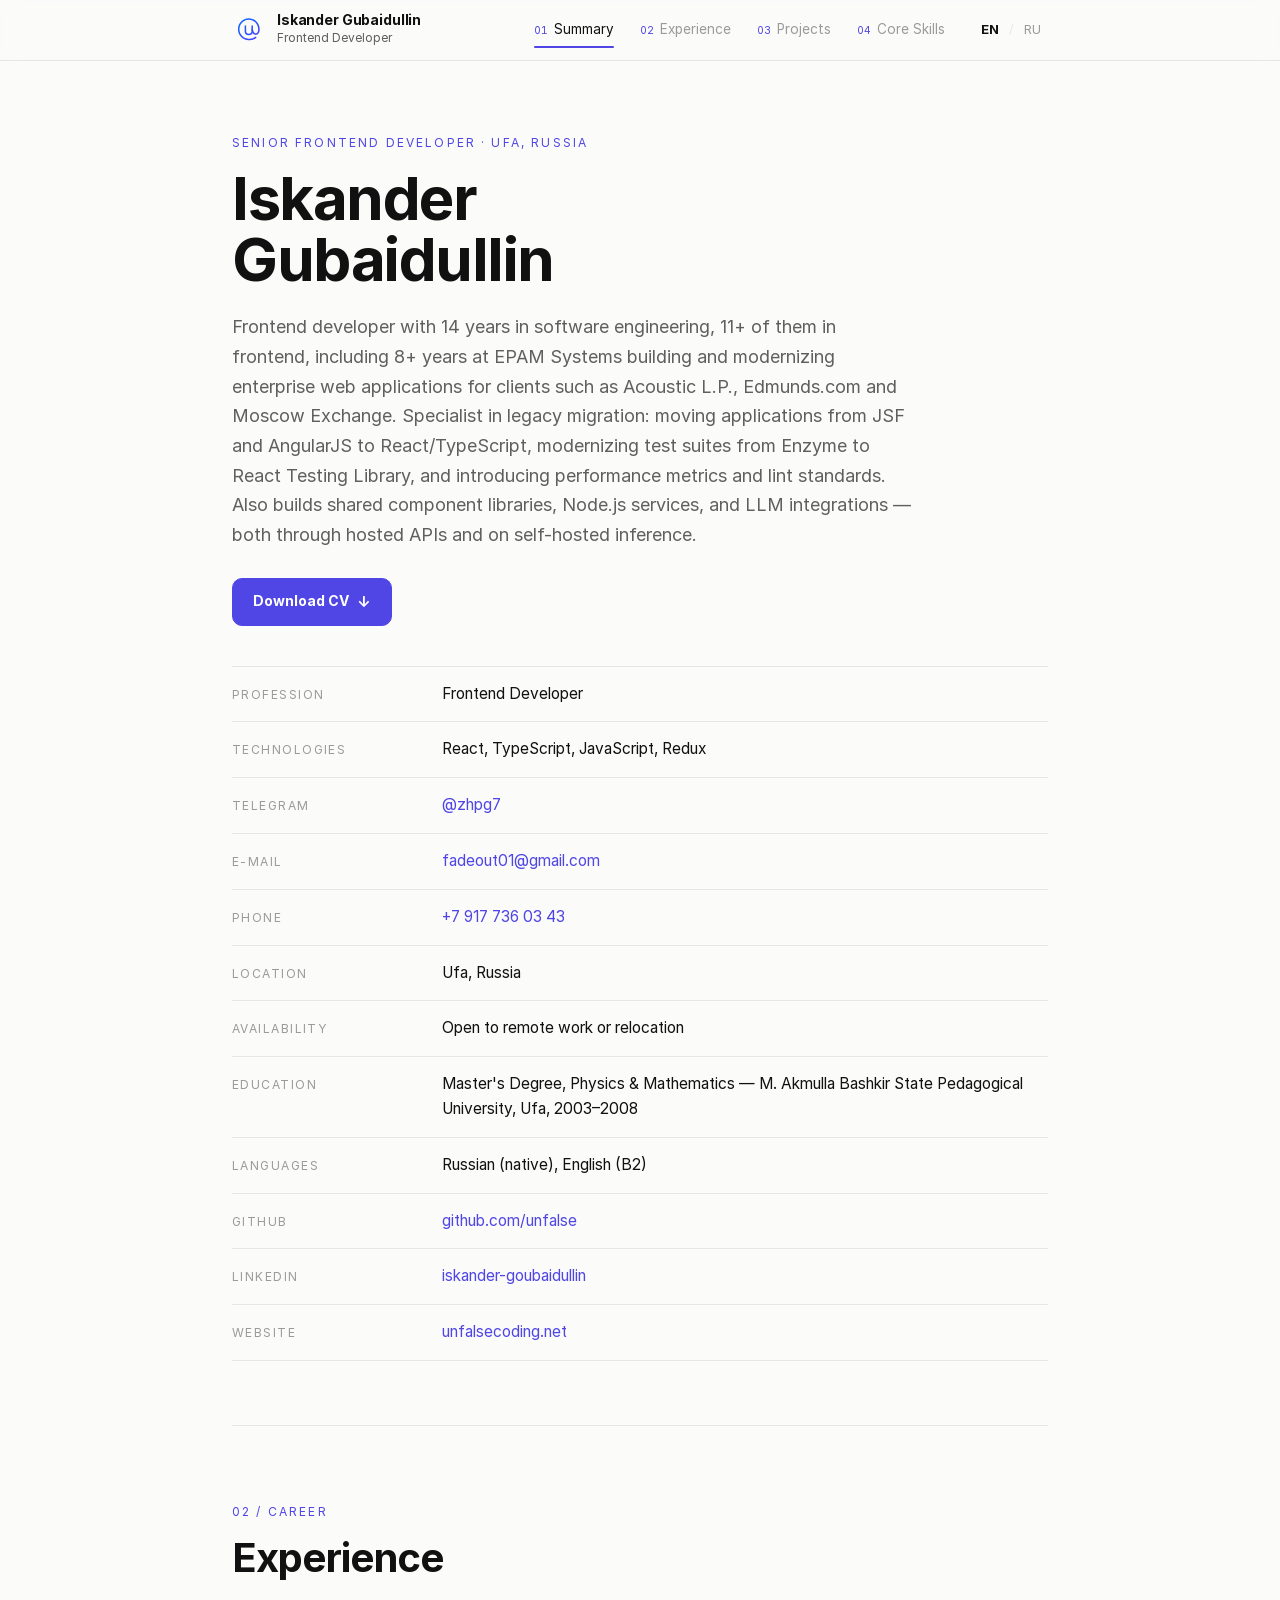
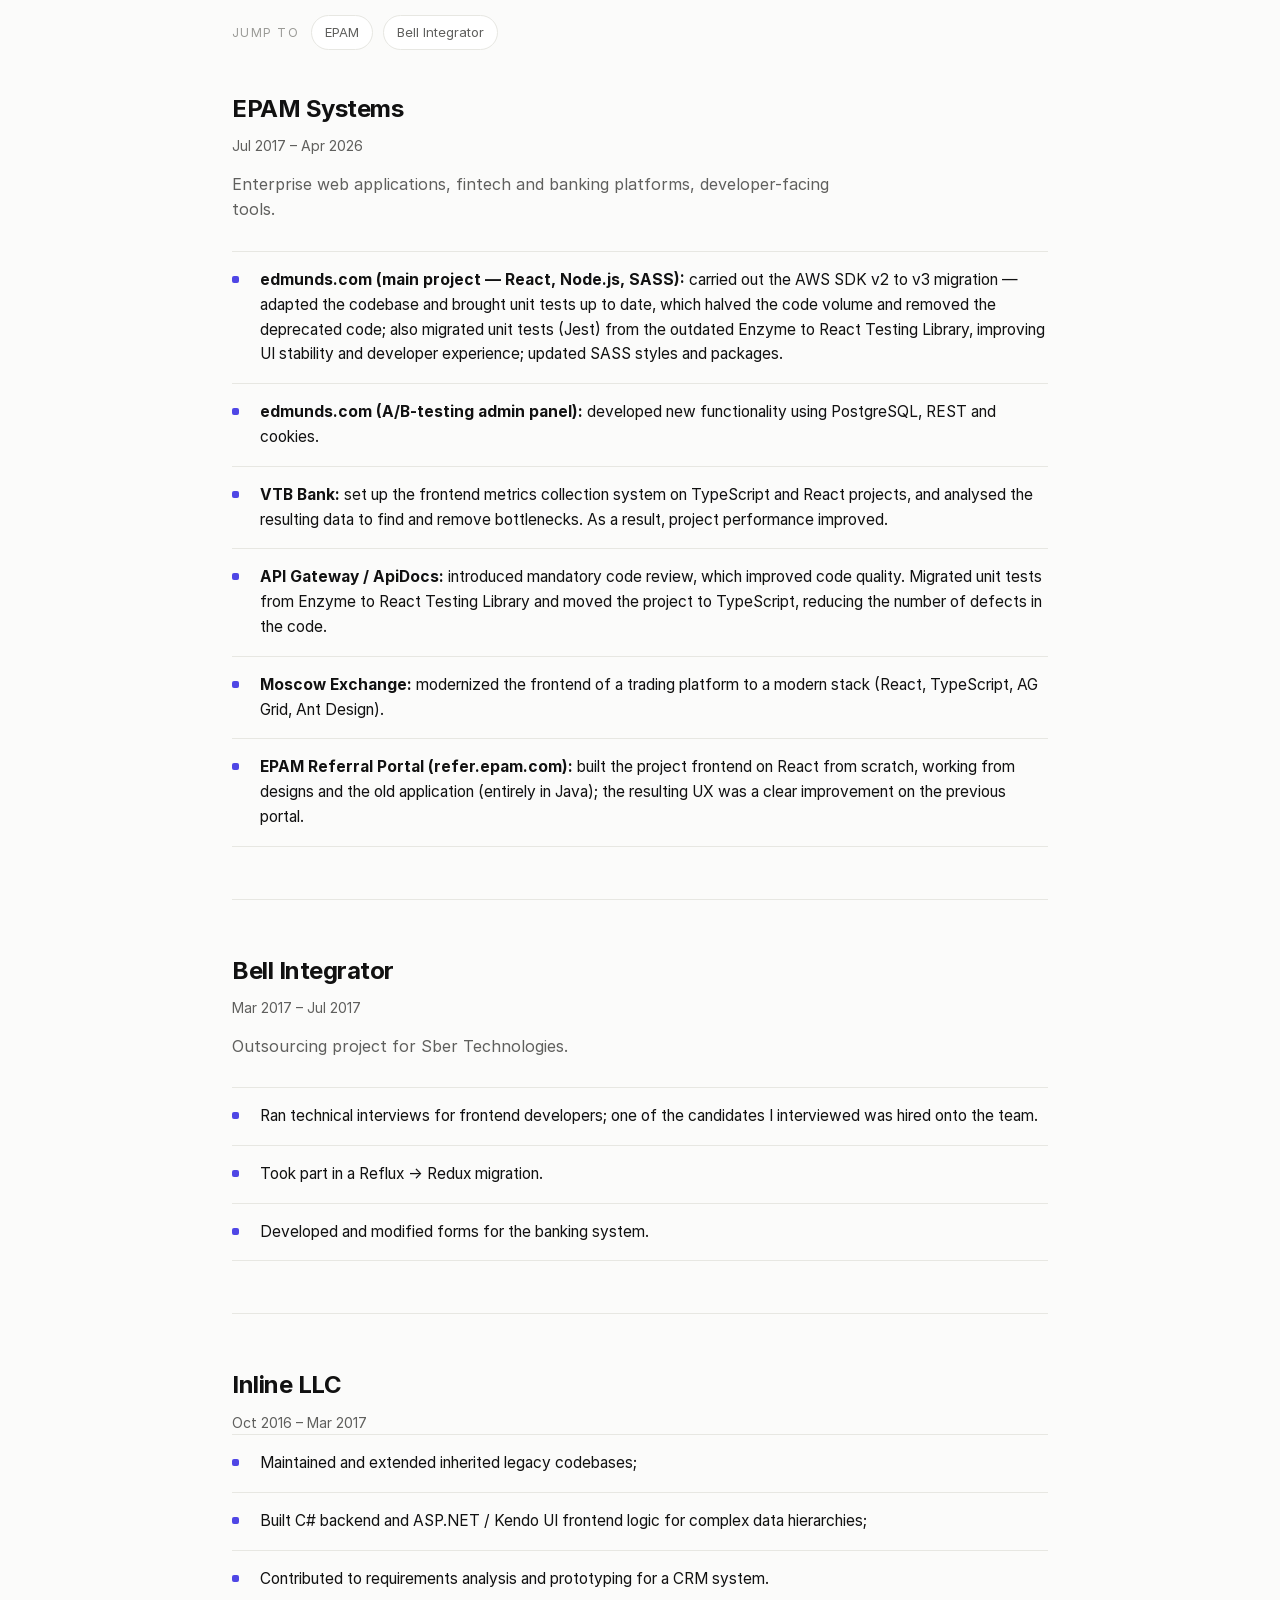
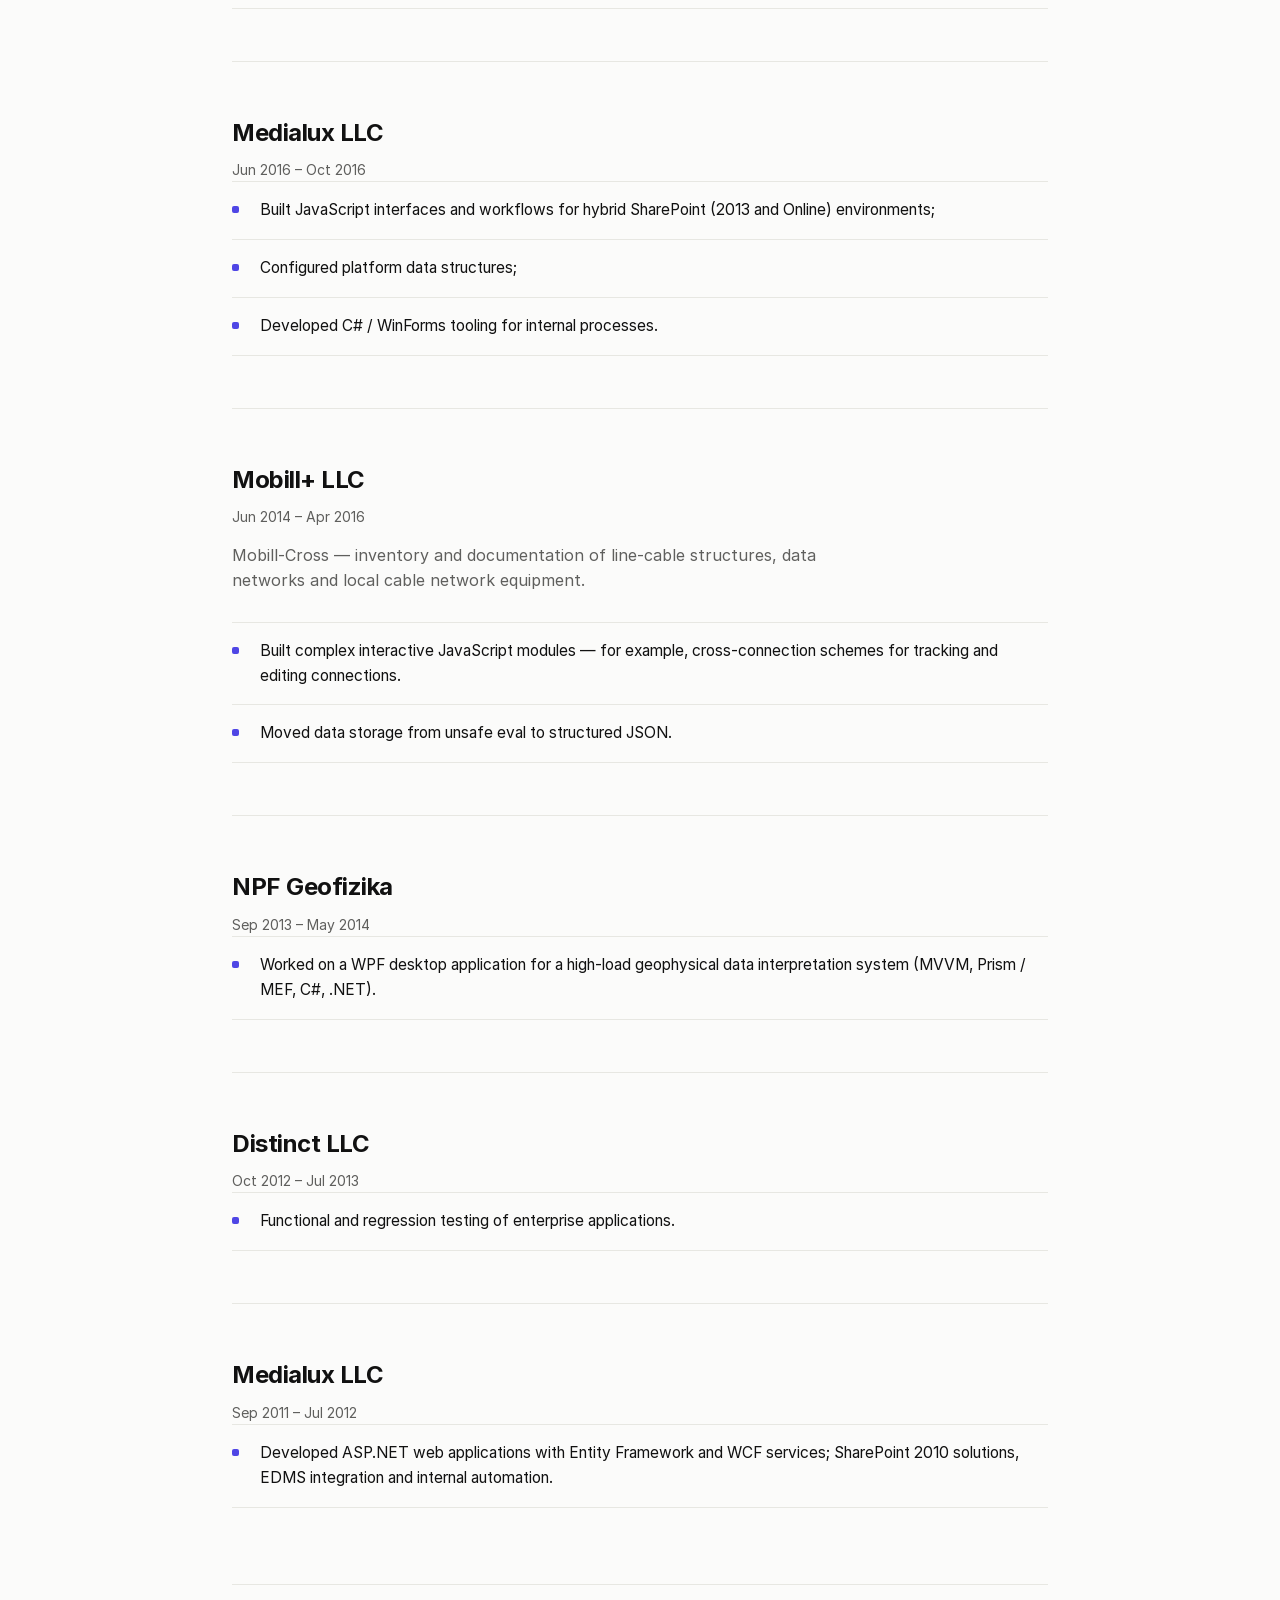
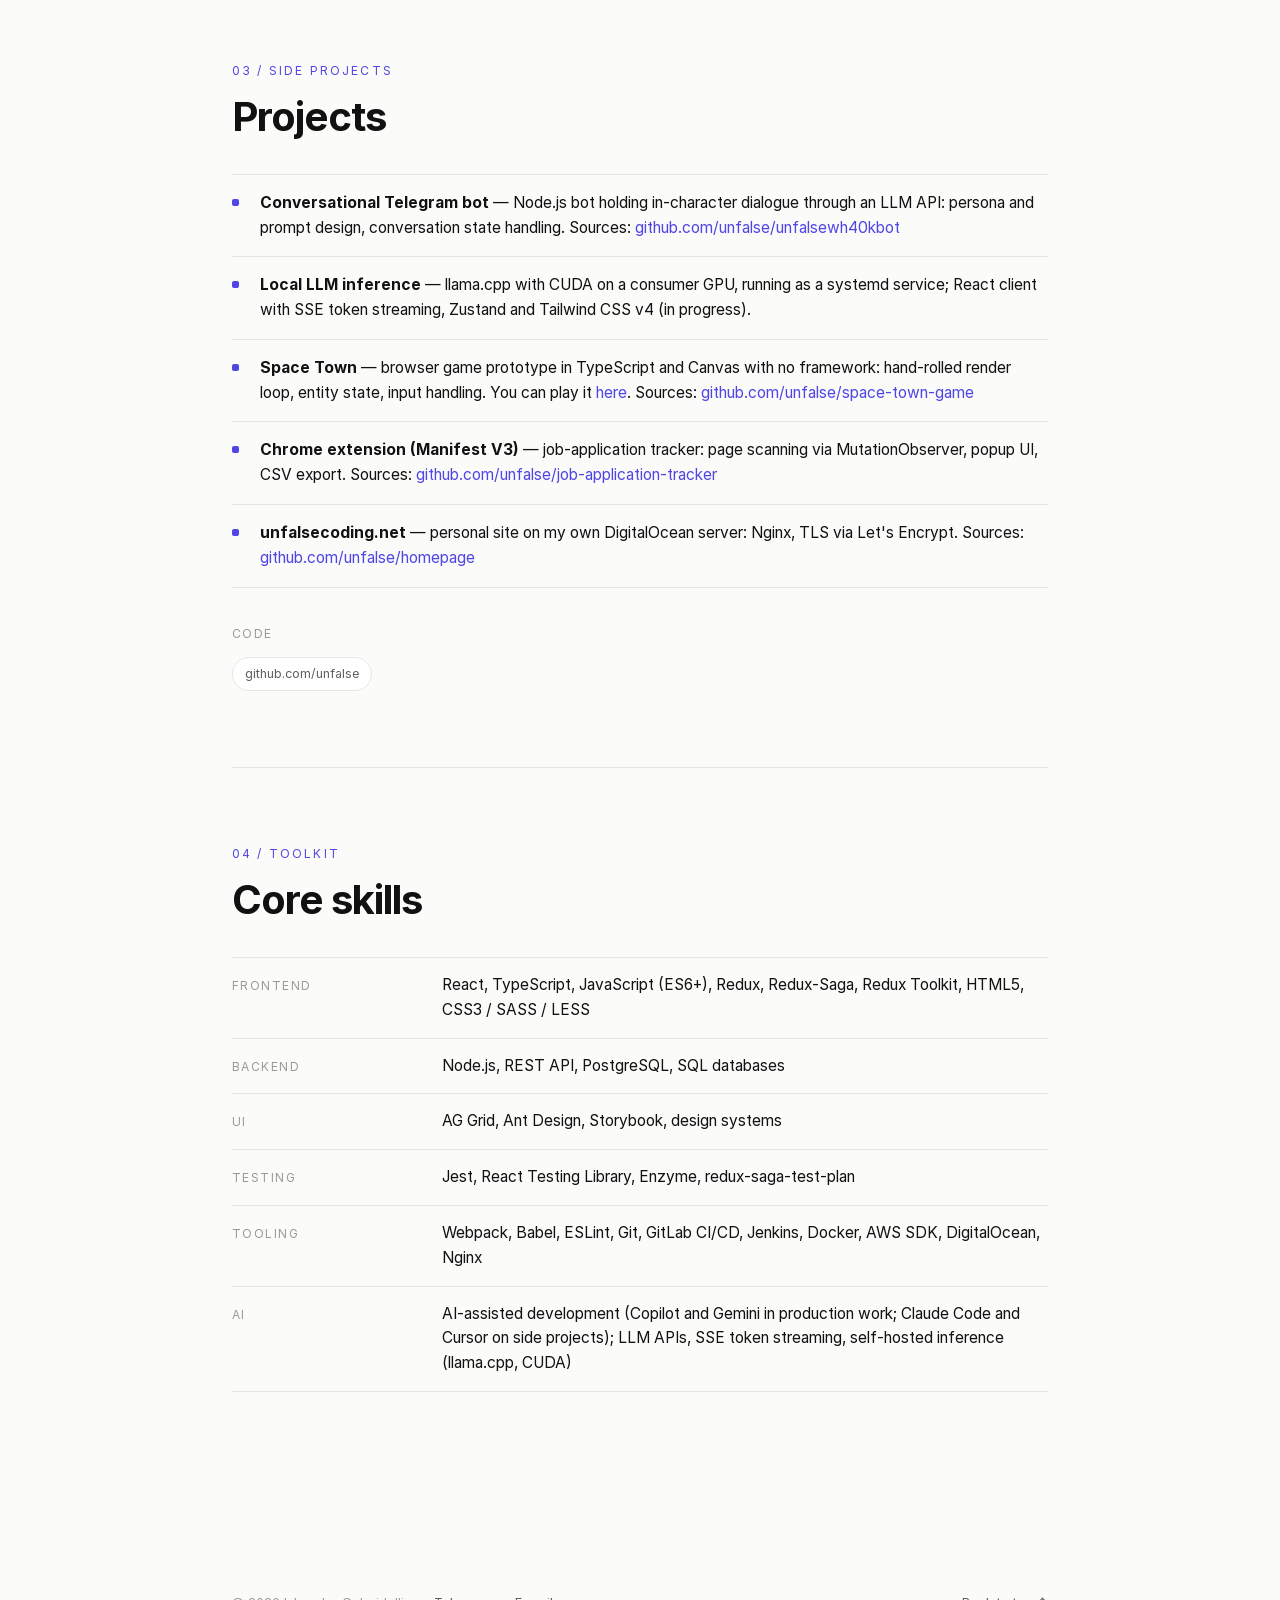
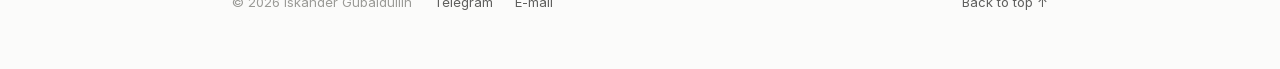
<file: index.html>
<!DOCTYPE html>
<html lang="en">
<head>
    <meta charset="UTF-8">
    <!-- Language auto-select: browser detection on first visit, saved choice wins -->
    <script>
        (function () {
            try {
                var saved = localStorage.getItem('site-lang');
                var target = saved || ((navigator.language || '').toLowerCase().indexOf('ru') === 0 ? 'ru' : 'en');
                if (target === 'ru') location.replace('ru.html' + location.hash);
            } catch (e) {}
        })();
    </script>
    <!-- Google tag (gtag.js) -->
    <script async src="https://www.googletagmanager.com/gtag/js?id=G-NBD1GTHV6H"></script>
    <script>
        window.dataLayer = window.dataLayer || [];
        function gtag(){dataLayer.push(arguments);}
        gtag('js', new Date());

        gtag('config', 'G-NBD1GTHV6H');
    </script>
    <meta name="viewport" content="width=device-width, initial-scale=1.0">
    <title>Iskander Gubaidullin — Frontend Developer</title>
    <link rel="stylesheet" href="styles.css">
    <link rel="icon" href="assets/logo.svg" type="image/svg+xml">
    <link rel="preload" href="assets/Inter-Regular.woff2" as="font" type="font/woff2" crossorigin>
    <link rel="preload" href="assets/Inter-Bold.woff2" as="font" type="font/woff2" crossorigin>
</head>
<body>
    <header class="topbar">
        <div class="topbar-inner">
            <a class="brand" href="#top">
                <img class="brand-mark" src="assets/logo.svg" alt="" width="34" height="34">
                <span>
                    <span class="brand-name">Iskander Gubaidullin</span>
                    <span class="brand-role">Frontend Developer</span>
                </span>
            </a>
            <div class="topbar-nav">
                <nav class="nav">
                    <a href="#summary"><span class="num">01</span>Summary</a>
                    <a href="#experience"><span class="num">02</span>Experience</a>
                    <a href="#projects"><span class="num">03</span>Projects</a>
                    <a href="#coreskills"><span class="num">04</span>Core Skills</a>
                </nav>
                <div class="lang">
                    <a class="is-active" href="index.html" aria-current="true" title="Read in English" aria-label="Read in English">EN</a>
                    <span class="sep">/</span>
                    <a href="ru.html" title="Читать по-русски" aria-label="Читать по-русски">RU</a>
                </div>
            </div>
        </div>
    </header>

    <div class="wrap" id="top">
        <!-- 01 · Summary -->
        <section class="section hero" id="summary">
            <div class="section-head">
                <p class="eyebrow">Senior Frontend Developer · Ufa, Russia</p>
                <h1 class="section-title">Iskander<br>Gubaidullin</h1>
                <p class="page-lead">
Frontend developer with 14 years in software engineering, 11+ of them in frontend, including 8+ years at EPAM Systems
building and modernizing enterprise web applications for clients such as Acoustic L.P., Edmunds.com and Moscow Exchange.
Specialist in legacy migration: moving applications from JSF and AngularJS to React/TypeScript, modernizing test suites
from Enzyme to React Testing Library, and introducing performance metrics and lint standards. Also builds shared
component libraries, Node.js services, and LLM integrations — both through hosted APIs and on self-hosted inference.
                </p>
                <p class="hero-actions">
                    <a class="btn-download" href="Iskander_Gubaidullin_CV_EN.pdf" download>
                        Download CV <span aria-hidden="true">↓</span>
                    </a>
                </p>
            </div>

            <dl class="specs">
                <div class="spec">
                    <dt>Profession</dt>
                    <dd>Frontend Developer</dd>
                </div>
                <div class="spec">
                    <dt>Technologies</dt>
                    <dd>React, TypeScript, JavaScript, Redux</dd>
                </div>
                <div class="spec">
                    <dt>Telegram</dt>
                    <dd><a href="https://t.me/zhpg7" target="_blank" rel="noopener">@zhpg7</a></dd>
                </div>
                <div class="spec">
                    <dt>E-mail</dt>
                    <dd><a href="mailto:fadeout01@gmail.com">fadeout01@gmail.com</a></dd>
                </div>
                <div class="spec">
                    <dt>Phone</dt>
                    <dd><a href="tel:+7 917 736 03 43">+7 917 736 03 43</a></dd>
                </div>
                <div class="spec">
                    <dt>Location</dt>
                    <dd>Ufa, Russia</dd>
                </div>
                <div class="spec">
                    <dt>Availability</dt>
                    <dd>Open to remote work or relocation</dd>
                </div>
                <div class="spec">
                    <dt>Education</dt>
                    <dd>Master's Degree, Physics &amp; Mathematics — M. Akmulla Bashkir State Pedagogical University, Ufa, 2003–2008</dd>
                </div>
                <div class="spec">
                    <dt>Languages</dt>
                    <dd>Russian (native), English (B2)</dd>
                </div>
                <div class="spec">
                    <dt>Github</dt>
                    <dd><a href="https://github.com/unfalse" target="_blank" rel="noopener">github.com/unfalse</a></dd>
                </div>
                <div class="spec">
                    <dt>LinkedIn</dt>
                    <dd><a href="https://linkedin.com/in/iskander-goubaidullin-4314a941b" target="_blank" rel="noopener">iskander-goubaidullin</a></dd>
                </div>
                <div class="spec">
                    <dt>Website</dt>
                    <dd><a href="https://unfalsecoding.net" target="_blank" rel="noopener">unfalsecoding.net</a></dd>
                </div>
            </dl>
        </section>

        <!-- 02 · Experience -->
        <section class="section" id="experience">
            <div class="section-head">
                <p class="eyebrow">02 / Career</p>
                <h2 class="section-title">Experience</h2>
            </div>

            <div class="exp-jump">
                <span class="exp-jump-label">Jump to</span>
                <a href="#exp-epam">EPAM</a>
                <a href="#exp-bell">Bell Integrator</a>
            </div>

            <article class="role" id="exp-epam">
                <h3 class="role-title">EPAM Systems</h3>
                <p class="role-sub">Jul 2017 – Apr 2026</p>
                <p class="role-lead">Enterprise web applications, fintech and banking platforms, developer-facing tools.</p>
                <ul class="work">
                    <li><strong>edmunds.com (main project — React, Node.js, SASS):</strong> carried out the AWS SDK v2 to v3 migration — adapted the codebase and brought unit tests up to date, which halved the code volume and removed the deprecated code; also migrated unit tests (Jest) from the outdated Enzyme to React Testing Library, improving UI stability and developer experience; updated SASS styles and packages.</li>
                    <li><strong>edmunds.com (A/B-testing admin panel):</strong> developed new functionality using PostgreSQL, REST and cookies.</li>
                    <li><strong>VTB Bank:</strong> set up the frontend metrics collection system on TypeScript and React projects, and analysed the resulting data to find and remove bottlenecks. As a result, project performance improved.</li>
                    <li><strong>API Gateway / ApiDocs:</strong> introduced mandatory code review, which improved code quality. Migrated unit tests from Enzyme to React Testing Library and moved the project to TypeScript, reducing the number of defects in the code.</li>
                    <li><strong>Moscow Exchange:</strong> modernized the frontend of a trading platform to a modern stack (React, TypeScript, AG Grid, Ant Design).</li>
                    <li><strong>EPAM Referral Portal (refer.epam.com):</strong> built the project frontend on React from scratch, working from designs and the old application (entirely in Java); the resulting UX was a clear improvement on the previous portal.</li>
                </ul>
            </article>

            <article class="role" id="exp-bell">
                <h3 class="role-title">Bell Integrator</h3>
                <p class="role-sub">Mar 2017 – Jul 2017</p>
                <p class="role-lead">Outsourcing project for Sber Technologies.</p>
                <ul class="work">
                    <li>Ran technical interviews for frontend developers; one of the candidates I interviewed was hired onto the team.</li>
                    <li>Took part in a Reflux → Redux migration.</li>
                    <li>Developed and modified forms for the banking system.</li>
                </ul>
            </article>

            <article class="role" id="exp-inline">
                <h3 class="role-title">Inline LLC</h3>
                <p class="role-sub">Oct 2016 – Mar 2017</p>
                <ul class="work">
                    <li>Maintained and extended inherited legacy codebases;</li>
                    <li>Built C# backend and ASP.NET / Kendo UI frontend logic for complex data hierarchies;</li>
                    <li>Contributed to requirements analysis and prototyping for a CRM system.</li>
                </ul>
            </article>

            <article class="role" id="exp-medialux-2016">
                <h3 class="role-title">Medialux LLC</h3>
                <p class="role-sub">Jun 2016 – Oct 2016</p>
                <ul class="work">
                    <li>Built JavaScript interfaces and workflows for hybrid SharePoint (2013 and Online) environments;</li>
                    <li>Configured platform data structures;</li>
                    <li>Developed C# / WinForms tooling for internal processes.</li>
                </ul>
            </article>

            <article class="role" id="exp-mobill">
                <h3 class="role-title">Mobill+ LLC</h3>
                <p class="role-sub">Jun 2014 – Apr 2016</p>
                <p class="role-lead">Mobill-Cross — inventory and documentation of line-cable structures, data networks and local cable network equipment.</p>
                <ul class="work">
                    <li>Built complex interactive JavaScript modules — for example, cross-connection schemes for tracking and editing connections.</li>
                    <li>Moved data storage from unsafe eval to structured JSON.</li>
                </ul>
            </article>

            <article class="role" id="exp-geofizika">
                <h3 class="role-title">NPF Geofizika</h3>
                <p class="role-sub">Sep 2013 – May 2014</p>
                <ul class="work">
                    <li>Worked on a WPF desktop application for a high-load geophysical data interpretation system (MVVM, Prism / MEF, C#, .NET).</li>
                </ul>
            </article>

            <article class="role" id="exp-distinct">
                <h3 class="role-title">Distinct LLC</h3>
                <p class="role-sub">Oct 2012 – Jul 2013</p>
                <ul class="work">
                    <li>Functional and regression testing of enterprise applications.</li>
                </ul>
            </article>

            <article class="role" id="exp-medialux-2011">
                <h3 class="role-title">Medialux LLC</h3>
                <p class="role-sub">Sep 2011 – Jul 2012</p>
                <ul class="work">
                    <li>Developed ASP.NET web applications with Entity Framework and WCF services; SharePoint 2010 solutions, EDMS integration and internal automation.</li>
                </ul>
            </article>
        </section>

        <!-- 03 · Projects -->
        <section class="section" id="projects">
            <div class="section-head">
                <p class="eyebrow">03 / Side projects</p>
                <h2 class="section-title">Projects</h2>
            </div>
            <ul class="work">
                <li><strong>Conversational Telegram bot</strong> — Node.js bot holding in-character dialogue through an LLM API: persona and prompt design, conversation state handling. Sources: <a href="https://github.com/unfalse/unfalsewh40kbot" target="_blank" rel="noopener">github.com/unfalse/unfalsewh40kbot</a></li>
                <li><strong>Local LLM inference</strong> — llama.cpp with CUDA on a consumer GPU, running as a systemd service; React client with SSE token streaming, Zustand and Tailwind CSS v4 (in progress).</li>
                <li><strong>Space Town</strong> — browser game prototype in TypeScript and Canvas with no framework: hand-rolled render loop, entity state, input handling.
                    You can play it <a href="https://st.unfalsecoding.net" target="_blank" rel="noopener">here</a>. Sources: <a href="https://github.com/unfalse/space-town-game" target="_blank" rel="noopener">github.com/unfalse/space-town-game</a></li>
                <li><strong>Chrome extension (Manifest V3)</strong> — job-application tracker: page scanning via MutationObserver, popup UI, CSV export. Sources: <a href="https://github.com/unfalse/job-application-tracker" target="_blank" rel="noopener">github.com/unfalse/job-application-tracker</a></li>
                <li><strong>unfalsecoding.net</strong> — personal site on my own DigitalOcean server: Nginx, TLS via Let's Encrypt. Sources: <a href="https://github.com/unfalse/homepage" target="_blank" rel="noopener">github.com/unfalse/homepage</a></li>
            </ul>
            <p class="tags-label">Code</p>
            <ul class="tags">
                <li class="tag"><a href="https://github.com/unfalse" target="_blank" rel="noopener">github.com/unfalse</a></li>
            </ul>
        </section>

        <!-- 04 · Core Skills -->
        <section class="section" id="coreskills">
            <div class="section-head">
                <p class="eyebrow">04 / Toolkit</p>
                <h2 class="section-title">Core skills</h2>
            </div>
            <dl class="specs tight">
                <div class="spec">
                    <dt>Frontend</dt>
                    <dd>React, TypeScript, JavaScript (ES6+), Redux, Redux-Saga, Redux Toolkit, HTML5, CSS3 / SASS / LESS</dd>
                </div>
                <div class="spec">
                    <dt>Backend</dt>
                    <dd>Node.js, REST API, PostgreSQL, SQL databases</dd>
                </div>
                <div class="spec">
                    <dt>UI</dt>
                    <dd>AG Grid, Ant Design, Storybook, design systems</dd>
                </div>
                <div class="spec">
                    <dt>Testing</dt>
                    <dd>Jest, React Testing Library, Enzyme, redux-saga-test-plan</dd>
                </div>
                <div class="spec">
                    <dt>Tooling</dt>
                    <dd>Webpack, Babel, ESLint, Git, GitLab CI/CD, Jenkins, Docker, AWS SDK, DigitalOcean, Nginx</dd>
                </div>
                <div class="spec">
                    <dt>AI</dt>
                    <dd>AI-assisted development (Copilot and Gemini in production work; Claude Code and Cursor on side projects); LLM APIs, SSE token streaming, self-hosted inference (llama.cpp, CUDA)</dd>
                </div>
            </dl>
        </section>

    </div>

    <footer class="site-footer">
        <span>© 2026 Iskander Gubaidullin</span>
        <a href="https://t.me/zhpg7" target="_blank" rel="noopener">Telegram</a>
        <a href="mailto:fadeout01@gmail.com">E-mail</a>
        <a class="back-top" href="#top">Back to top ↑</a>
    </footer>

    <script>
        const links = [...document.querySelectorAll('.nav a')];
        const byId = new Map(links.map(a => [a.getAttribute('href').slice(1), a]));
        const sections = [...document.querySelectorAll('.section')];

        const spy = new IntersectionObserver((entries) => {
            entries.forEach(entry => {
                if (entry.isIntersecting) {
                    links.forEach(a => a.classList.remove('is-active'));
                    const active = byId.get(entry.target.id);
                    if (active) active.classList.add('is-active');
                }
            });
        }, { rootMargin: '-45% 0px -50% 0px', threshold: 0 });

        sections.forEach(s => spy.observe(s));

        document.querySelectorAll('.lang a').forEach(function (a) {
            a.addEventListener('click', function () {
                try { localStorage.setItem('site-lang', a.getAttribute('href') === 'ru.html' ? 'ru' : 'en'); } catch (e) {}
            });
        });
    </script>
</body>
</html>
</file>
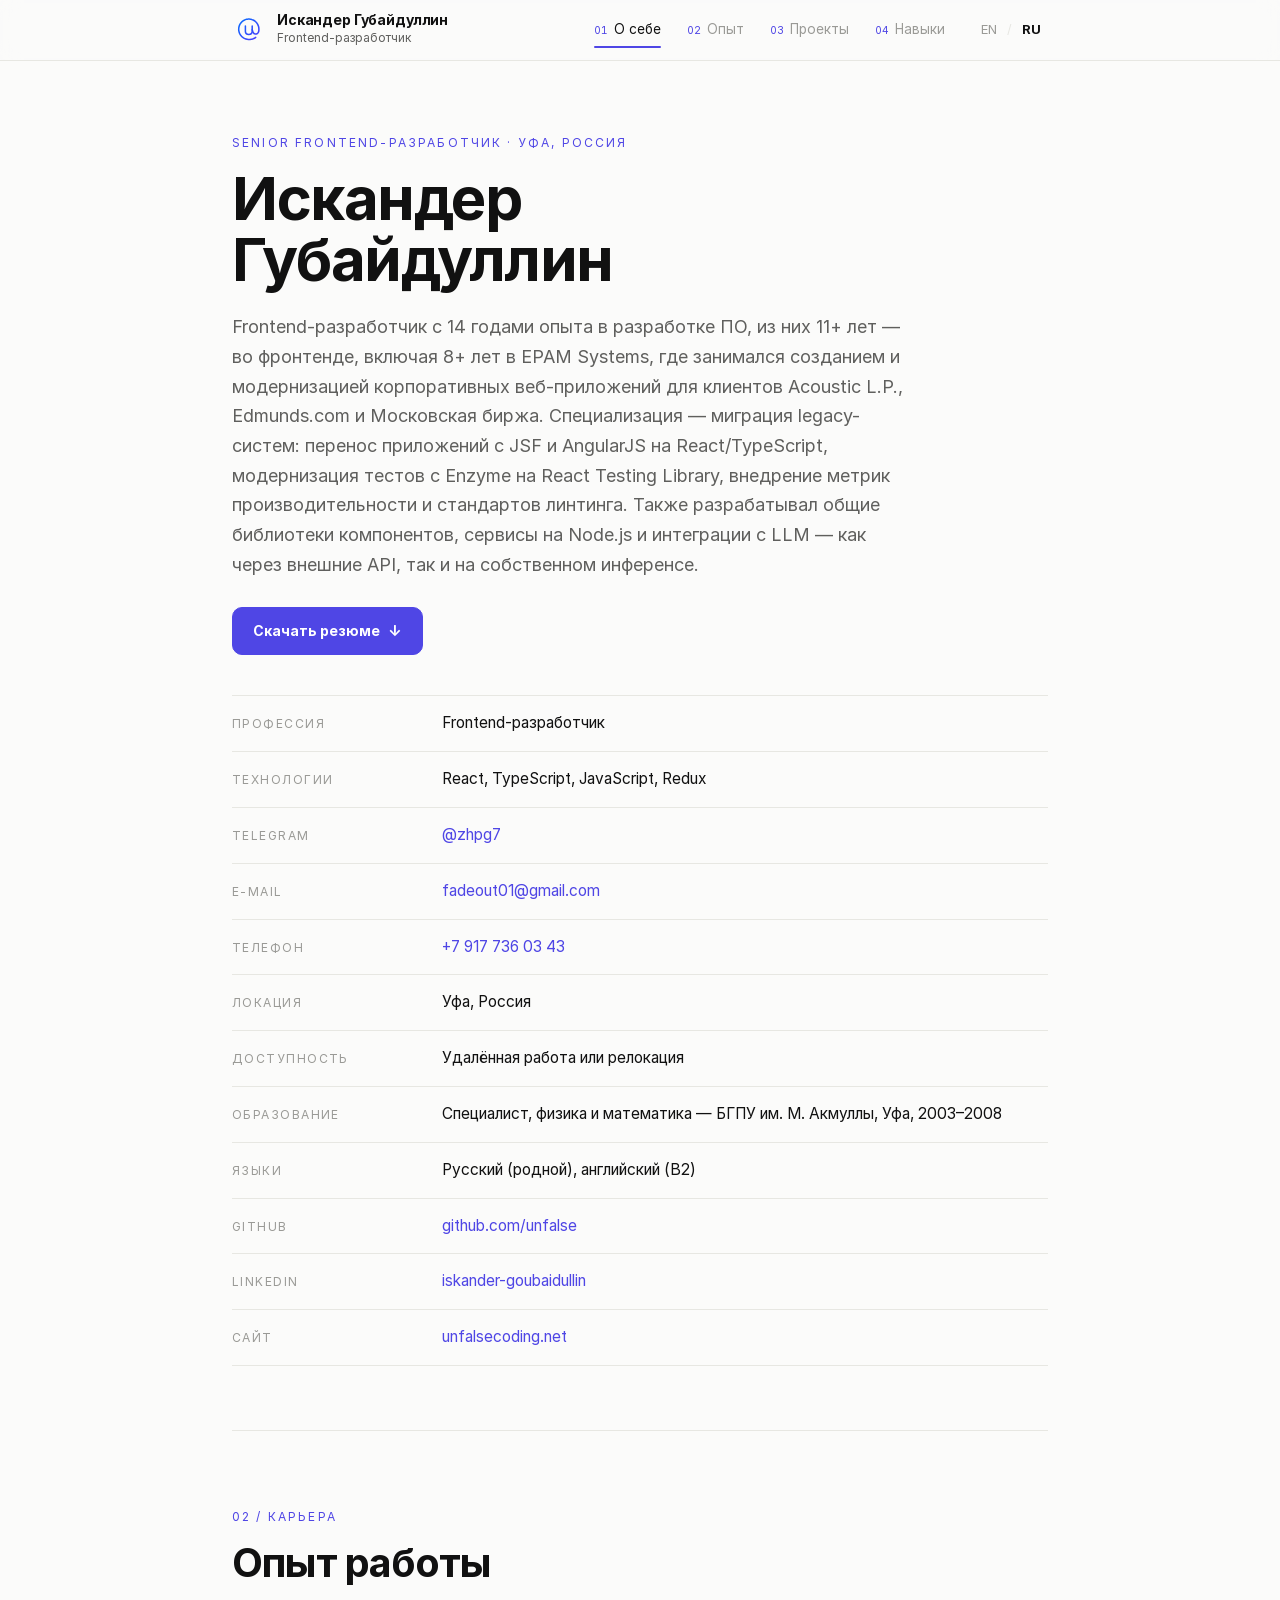
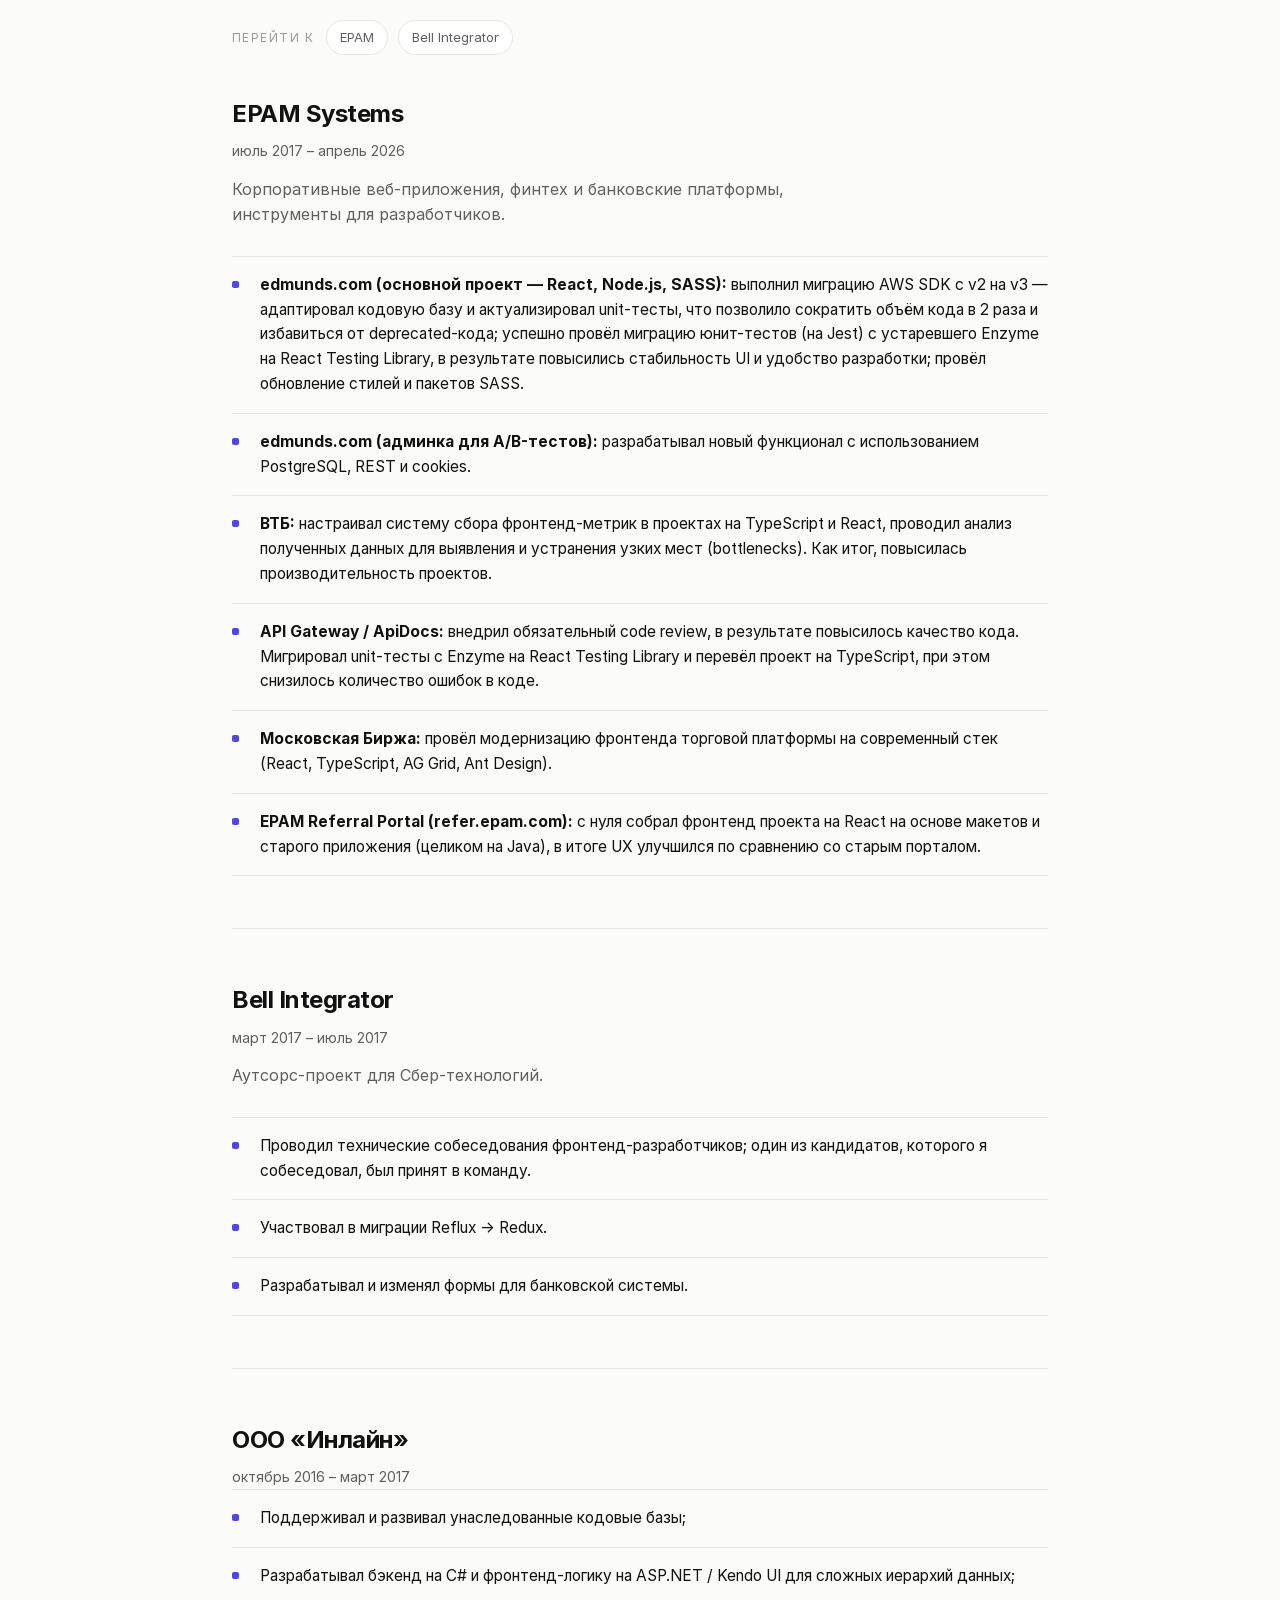
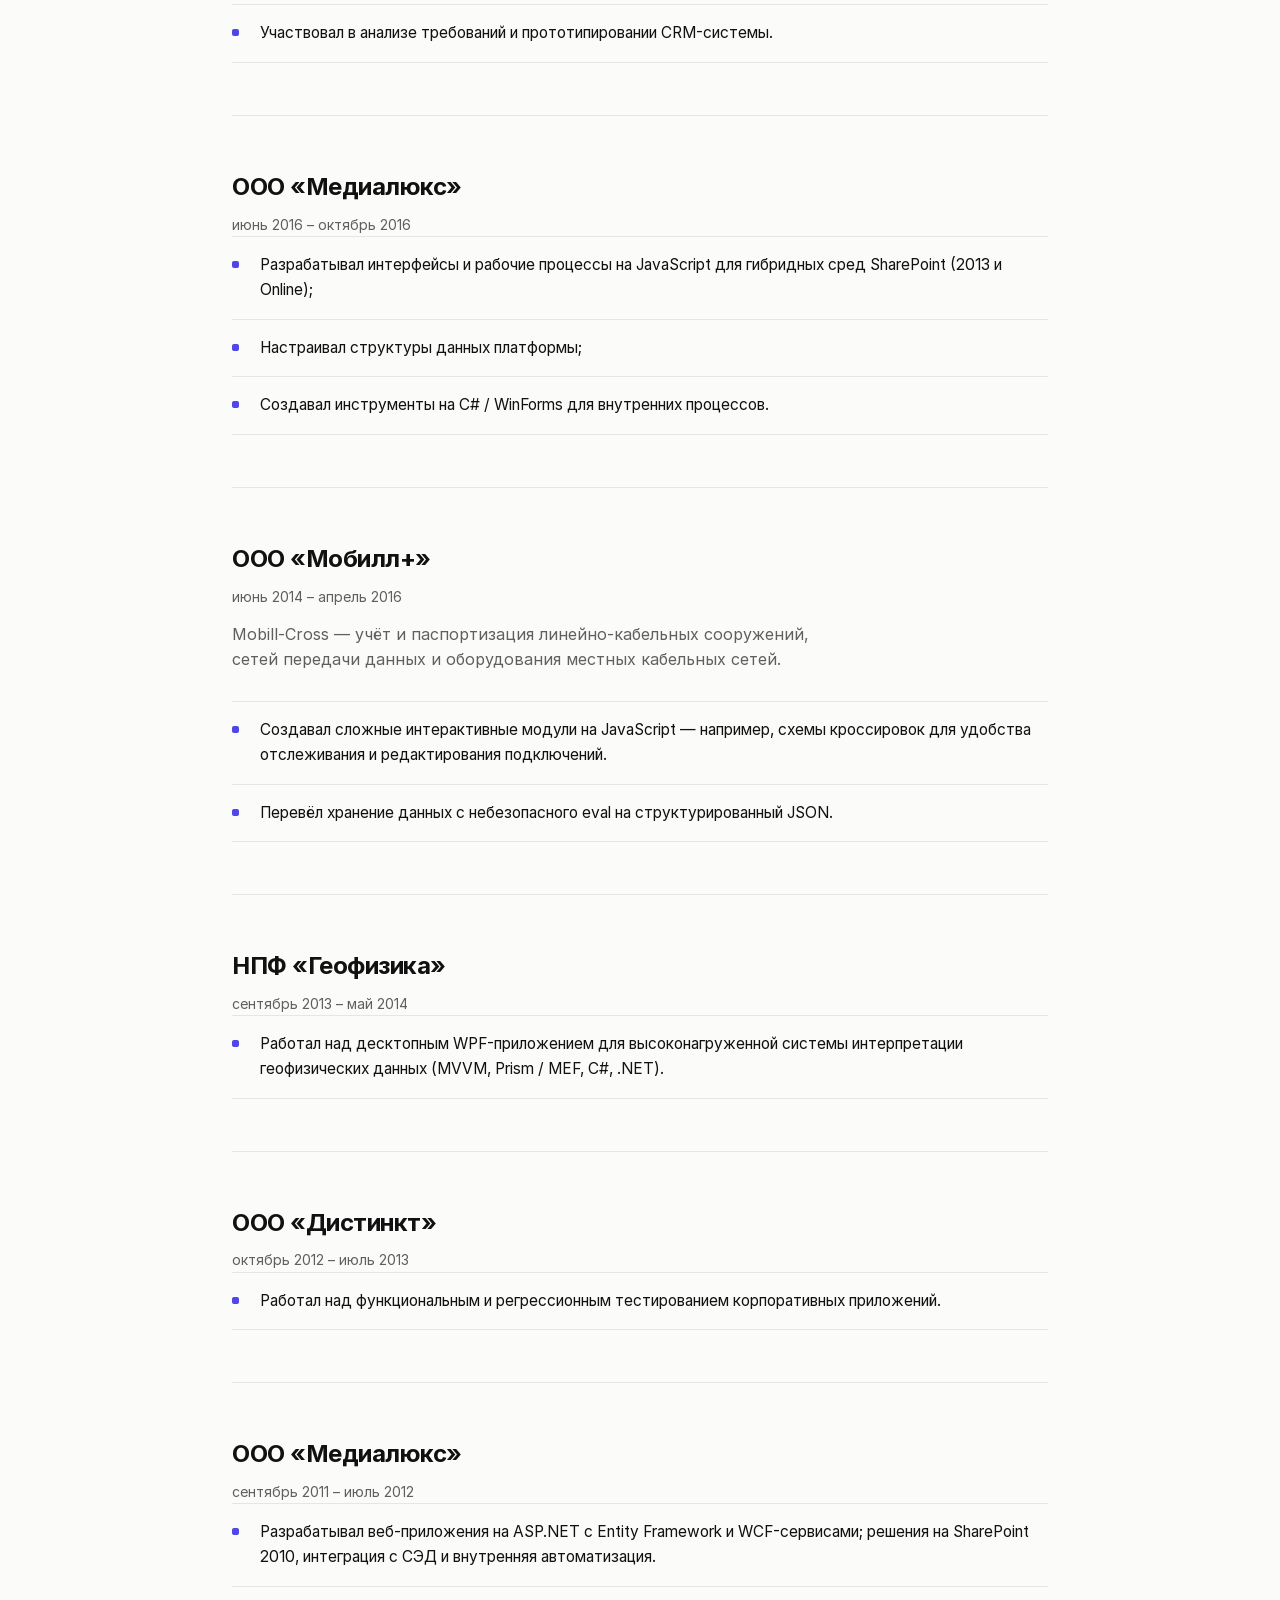
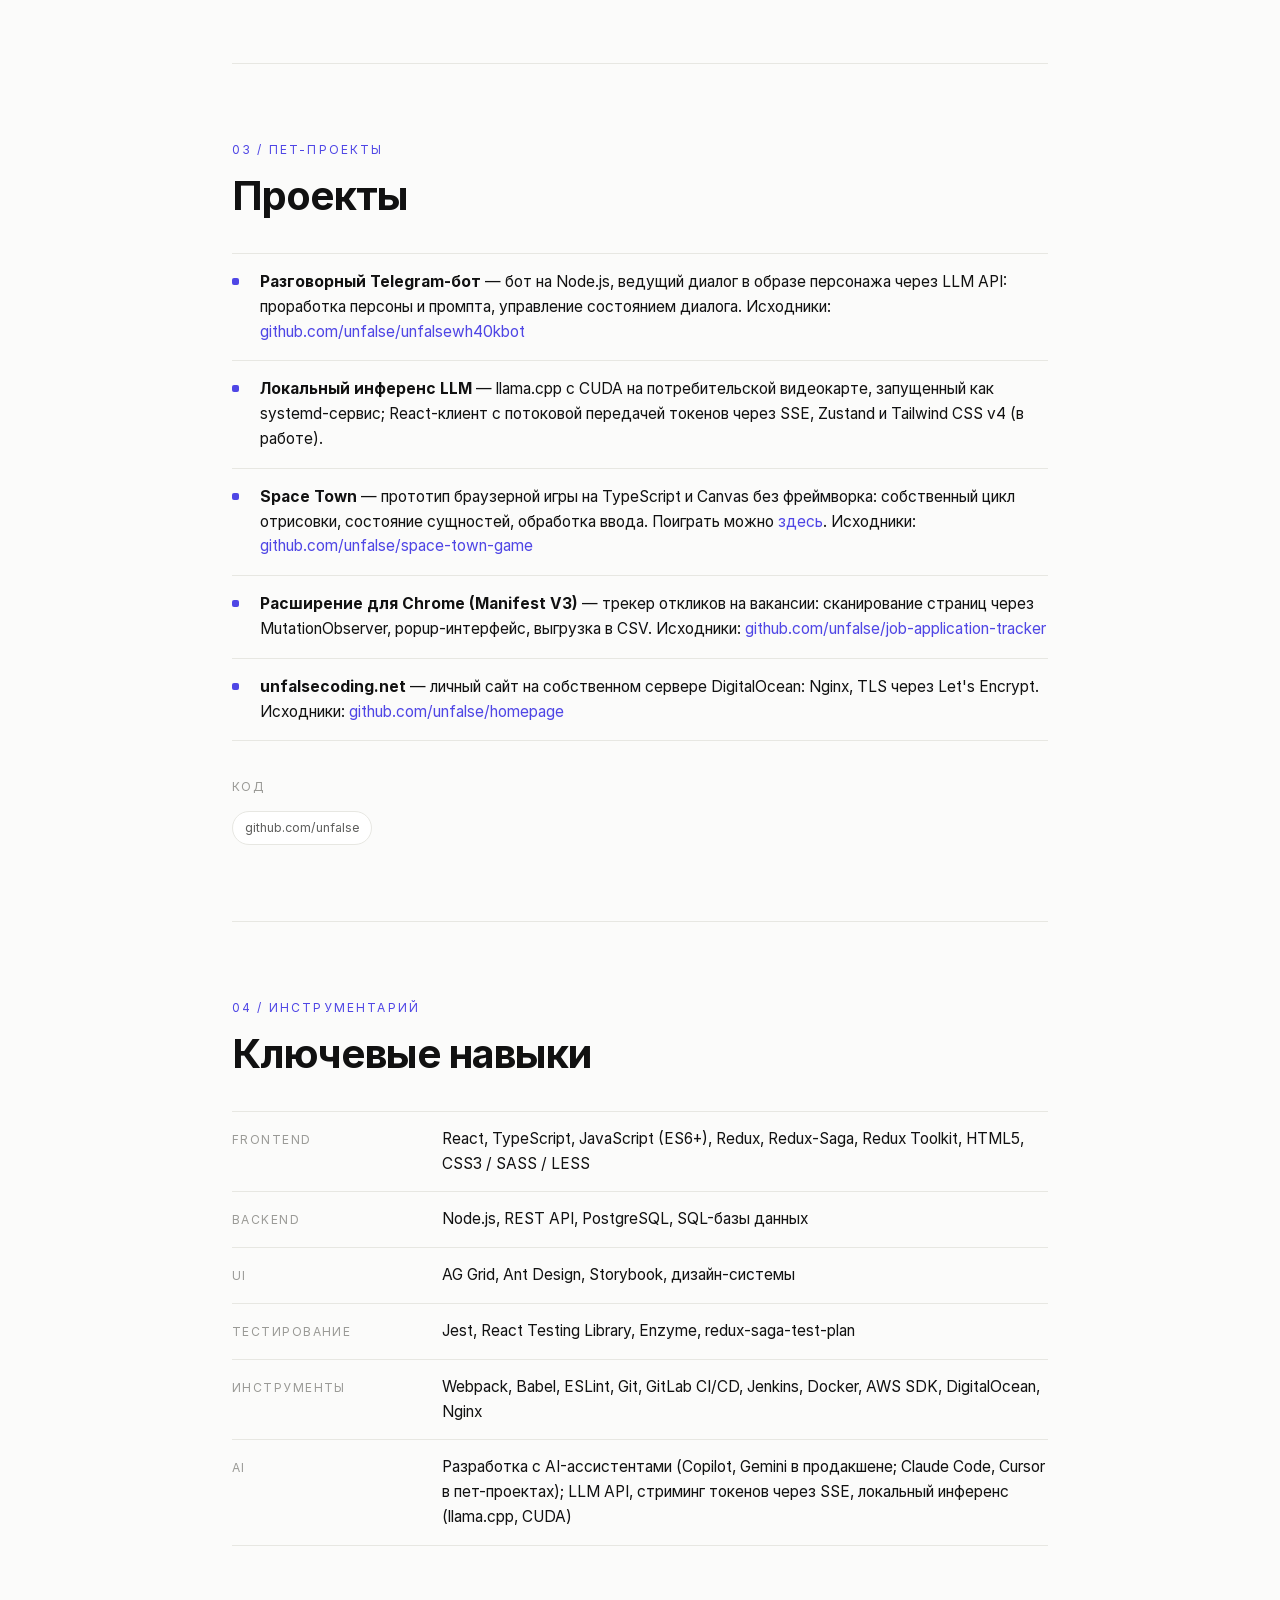
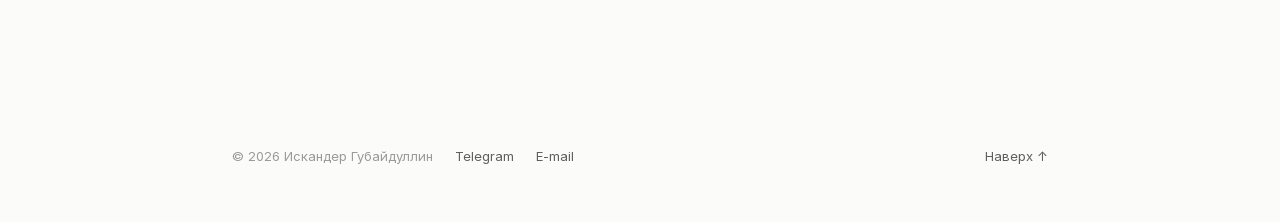
<file: ru.html>
<!DOCTYPE html>
<html lang="ru">
<head>
    <meta charset="UTF-8">
    <!-- Language: honor an explicit saved choice (browser auto-detect only runs on the EN root) -->
    <script>
        (function () {
            try {
                if (localStorage.getItem('site-lang') === 'en') location.replace('index.html' + location.hash);
            } catch (e) {}
        })();
    </script>
    <!-- Google tag (gtag.js) -->
    <script async src="https://www.googletagmanager.com/gtag/js?id=G-NBD1GTHV6H"></script>
    <script>
        window.dataLayer = window.dataLayer || [];
        function gtag(){dataLayer.push(arguments);}
        gtag('js', new Date());

        gtag('config', 'G-NBD1GTHV6H');
    </script>
    <meta name="viewport" content="width=device-width, initial-scale=1.0">
    <title>Искандер Губайдуллин — Frontend-разработчик</title>
    <link rel="stylesheet" href="styles.css">
    <link rel="icon" href="assets/logo.svg" type="image/svg+xml">
    <link rel="preload" href="assets/Inter-Regular.woff2" as="font" type="font/woff2" crossorigin>
    <link rel="preload" href="assets/Inter-Bold.woff2" as="font" type="font/woff2" crossorigin>
</head>
<body>
    <header class="topbar">
        <div class="topbar-inner">
            <a class="brand" href="#top">
                <img class="brand-mark" src="assets/logo.svg" alt="" width="34" height="34">
                <span>
                    <span class="brand-name">Искандер Губайдуллин</span>
                    <span class="brand-role">Frontend-разработчик</span>
                </span>
            </a>
            <div class="topbar-nav">
                <nav class="nav">
                    <a href="#summary"><span class="num">01</span>О себе</a>
                    <a href="#experience"><span class="num">02</span>Опыт</a>
                    <a href="#projects"><span class="num">03</span>Проекты</a>
                    <a href="#coreskills"><span class="num">04</span>Навыки</a>
                </nav>
                <div class="lang">
                    <a href="index.html" title="Read in English" aria-label="Read in English">EN</a>
                    <span class="sep">/</span>
                    <a class="is-active" href="ru.html" aria-current="true" title="Читать по-русски" aria-label="Читать по-русски">RU</a>
                </div>
            </div>
        </div>
    </header>

    <div class="wrap" id="top">
        <!-- 01 · О себе -->
        <section class="section hero" id="summary">
            <div class="section-head">
                <p class="eyebrow">Senior Frontend-разработчик · Уфа, Россия</p>
                <h1 class="section-title">Искандер<br>Губайдуллин</h1>
                <p class="page-lead">
Frontend-разработчик с 14 годами опыта в разработке ПО, из них 11+ лет — во фронтенде, включая 8+ лет в EPAM
Systems, где занимался созданием и модернизацией корпоративных веб-приложений для клиентов Acoustic L.P.,
Edmunds.com и Московская биржа.
Специализация — миграция legacy-систем: перенос приложений с JSF и AngularJS на React/TypeScript, модернизация
тестов с Enzyme на React Testing Library, внедрение метрик производительности и стандартов линтинга. Также
разрабатывал общие библиотеки компонентов, сервисы на Node.js и интеграции с LLM — как через внешние API,
так и на собственном инференсе.
                </p>
                <p class="hero-actions">
                    <a class="btn-download" href="Iskander_Gubaidullin_CV_RU.pdf" download>
                        Скачать резюме <span aria-hidden="true">↓</span>
                    </a>
                </p>
            </div>

            <dl class="specs">
                <div class="spec">
                    <dt>Профессия</dt>
                    <dd>Frontend-разработчик</dd>
                </div>
                <div class="spec">
                    <dt>Технологии</dt>
                    <dd>React, TypeScript, JavaScript, Redux</dd>
                </div>
                <div class="spec">
                    <dt>Telegram</dt>
                    <dd><a href="https://t.me/zhpg7" target="_blank" rel="noopener">@zhpg7</a></dd>
                </div>
                <div class="spec">
                    <dt>E-mail</dt>
                    <dd><a href="mailto:fadeout01@gmail.com">fadeout01@gmail.com</a></dd>
                </div>
                <div class="spec">
                    <dt>Телефон</dt>
                    <dd><a href="tel:+7 917 736 03 43">+7 917 736 03 43</a></dd>
                </div>
                <div class="spec">
                    <dt>Локация</dt>
                    <dd>Уфа, Россия</dd>
                </div>
                <div class="spec">
                    <dt>Доступность</dt>
                    <dd>Удалённая работа или релокация</dd>
                </div>
                <div class="spec">
                    <dt>Образование</dt>
                    <dd>Специалист, физика и математика — БГПУ им. М. Акмуллы, Уфа, 2003–2008</dd>
                </div>
                <div class="spec">
                    <dt>Языки</dt>
                    <dd>Русский (родной), английский (B2)</dd>
                </div>
                <div class="spec">
                    <dt>Github</dt>
                    <dd><a href="https://github.com/unfalse" target="_blank" rel="noopener">github.com/unfalse</a></dd>
                </div>
                <div class="spec">
                    <dt>LinkedIn</dt>
                    <dd><a href="https://linkedin.com/in/iskander-goubaidullin-4314a941b" target="_blank" rel="noopener">iskander-goubaidullin</a></dd>
                </div>
                <div class="spec">
                    <dt>Сайт</dt>
                    <dd><a href="https://unfalsecoding.net" target="_blank" rel="noopener">unfalsecoding.net</a></dd>
                </div>
            </dl>
        </section>

        <!-- 02 · Опыт работы -->
        <section class="section" id="experience">
            <div class="section-head">
                <p class="eyebrow">02 / Карьера</p>
                <h2 class="section-title">Опыт работы</h2>
            </div>

            <div class="exp-jump">
                <span class="exp-jump-label">Перейти к</span>
                <a href="#exp-epam">EPAM</a>
                <a href="#exp-bell">Bell Integrator</a>
            </div>

            <article class="role" id="exp-epam">
                <h3 class="role-title">EPAM Systems</h3>
                <p class="role-sub">июль 2017 – апрель 2026</p>
                <p class="role-lead">Корпоративные веб-приложения, финтех и банковские платформы, инструменты для разработчиков.</p>
                <ul class="work">
                    <li><strong>edmunds.com (основной проект — React, Node.js, SASS):</strong> выполнил миграцию AWS SDK с v2 на v3 — адаптировал кодовую базу и актуализировал unit-тесты, что позволило сократить объём кода в 2 раза и избавиться от deprecated-кода; успешно провёл миграцию юнит-тестов (на Jest) с устаревшего Enzyme на React Testing Library, в результате повысились стабильность UI и удобство разработки; провёл обновление стилей и пакетов SASS.</li>
                    <li><strong>edmunds.com (админка для A/B-тестов):</strong> разрабатывал новый функционал с использованием PostgreSQL, REST и cookies.</li>
                    <li><strong>ВТБ:</strong> настраивал систему сбора фронтенд-метрик в проектах на TypeScript и React, проводил анализ полученных данных для выявления и устранения узких мест (bottlenecks). Как итог, повысилась производительность проектов.</li>
                    <li><strong>API Gateway / ApiDocs:</strong> внедрил обязательный code review, в результате повысилось качество кода. Мигрировал unit-тесты с Enzyme на React Testing Library и перевёл проект на TypeScript, при этом снизилось количество ошибок в коде.</li>
                    <li><strong>Московская Биржа:</strong> провёл модернизацию фронтенда торговой платформы на современный стек (React, TypeScript, AG Grid, Ant Design).</li>
                    <li><strong>EPAM Referral Portal (refer.epam.com):</strong> с нуля собрал фронтенд проекта на React на основе макетов и старого приложения (целиком на Java), в итоге UX улучшился по сравнению со старым порталом.</li>
                </ul>
            </article>

            <article class="role" id="exp-bell">
                <h3 class="role-title">Bell Integrator</h3>
                <p class="role-sub">март 2017 – июль 2017</p>
                <p class="role-lead">Аутсорс-проект для Сбер-технологий.</p>
                <ul class="work">
                    <li>Проводил технические собеседования фронтенд-разработчиков; один из кандидатов, которого я собеседовал, был принят в команду.</li>
                    <li>Участвовал в миграции Reflux → Redux.</li>
                    <li>Разрабатывал и изменял формы для банковской системы.</li>
                </ul>
            </article>

            <article class="role" id="exp-inline">
                <h3 class="role-title">ООО «Инлайн»</h3>
                <p class="role-sub">октябрь 2016 – март 2017</p>
                <ul class="work">
                    <li>Поддерживал и развивал унаследованные кодовые базы;</li>
                    <li>Разрабатывал бэкенд на C# и фронтенд-логику на ASP.NET / Kendo UI для сложных иерархий данных;</li>
                    <li>Участвовал в анализе требований и прототипировании CRM-системы.</li>
                </ul>
            </article>

            <article class="role" id="exp-medialux-2016">
                <h3 class="role-title">ООО «Медиалюкс»</h3>
                <p class="role-sub">июнь 2016 – октябрь 2016</p>
                <ul class="work">
                    <li>Разрабатывал интерфейсы и рабочие процессы на JavaScript для гибридных сред SharePoint (2013 и Online);</li>
                    <li>Настраивал структуры данных платформы;</li>
                    <li>Создавал инструменты на C# / WinForms для внутренних процессов.</li>
                </ul>
            </article>

            <article class="role" id="exp-mobill">
                <h3 class="role-title">ООО «Мобилл+»</h3>
                <p class="role-sub">июнь 2014 – апрель 2016</p>
                <p class="role-lead">Mobill-Cross — учёт и паспортизация линейно-кабельных сооружений, сетей передачи данных и оборудования местных кабельных сетей.</p>
                <ul class="work">
                    <li>Создавал сложные интерактивные модули на JavaScript — например, схемы кроссировок для удобства отслеживания и редактирования подключений.</li>
                    <li>Перевёл хранение данных с небезопасного eval на структурированный JSON.</li>
                </ul>
            </article>

            <article class="role" id="exp-geofizika">
                <h3 class="role-title">НПФ «Геофизика»</h3>
                <p class="role-sub">сентябрь 2013 – май 2014</p>
                <ul class="work">
                    <li>Работал над десктопным WPF-приложением для высоконагруженной системы интерпретации геофизических данных (MVVM, Prism / MEF, C#, .NET).</li>
                </ul>
            </article>

            <article class="role" id="exp-distinct">
                <h3 class="role-title">ООО «Дистинкт»</h3>
                <p class="role-sub">октябрь 2012 – июль 2013</p>
                <ul class="work">
                    <li>Работал над функциональным и регрессионным тестированием корпоративных приложений.</li>
                </ul>
            </article>

            <article class="role" id="exp-medialux-2011">
                <h3 class="role-title">ООО «Медиалюкс»</h3>
                <p class="role-sub">сентябрь 2011 – июль 2012</p>
                <ul class="work">
                    <li>Разрабатывал веб-приложения на ASP.NET с Entity Framework и WCF-сервисами; решения на SharePoint 2010, интеграция с СЭД и внутренняя автоматизация.</li>
                </ul>
            </article>
        </section>

        <!-- 03 · Пет-проекты -->
        <section class="section" id="projects">
            <div class="section-head">
                <p class="eyebrow">03 / Пет-проекты</p>
                <h2 class="section-title">Проекты</h2>
            </div>
            <ul class="work">
                <li><strong>Разговорный Telegram-бот</strong> — бот на Node.js, ведущий диалог в образе персонажа через LLM API: проработка персоны и промпта, управление состоянием диалога. Исходники: <a href="https://github.com/unfalse/unfalsewh40kbot" target="_blank" rel="noopener">github.com/unfalse/unfalsewh40kbot</a></li>
                <li><strong>Локальный инференс LLM</strong> — llama.cpp с CUDA на потребительской видеокарте, запущенный как systemd-сервис; React-клиент с потоковой передачей токенов через SSE, Zustand и Tailwind CSS v4 (в работе).</li>
                <li><strong>Space Town</strong> — прототип браузерной игры на TypeScript и Canvas без фреймворка: собственный цикл отрисовки, состояние сущностей, обработка ввода.
                    Поиграть можно <a href="https://st.unfalsecoding.net" target="_blank" rel="noopener">здесь</a>. Исходники: <a href="https://github.com/unfalse/space-town-game" target="_blank" rel="noopener">github.com/unfalse/space-town-game</a></li>
                <li><strong>Расширение для Chrome (Manifest V3)</strong> — трекер откликов на вакансии: сканирование страниц через MutationObserver, popup-интерфейс, выгрузка в CSV. Исходники: <a href="https://github.com/unfalse/job-application-tracker" target="_blank" rel="noopener">github.com/unfalse/job-application-tracker</a></li>
                <li><strong>unfalsecoding.net</strong> — личный сайт на собственном сервере DigitalOcean: Nginx, TLS через Let's Encrypt. Исходники: <a href="https://github.com/unfalse/homepage" target="_blank" rel="noopener">github.com/unfalse/homepage</a></li>
            </ul>
            <p class="tags-label">Код</p>
            <ul class="tags">
                <li class="tag"><a href="https://github.com/unfalse" target="_blank" rel="noopener">github.com/unfalse</a></li>
            </ul>
        </section>

        <!-- 04 · Ключевые навыки -->
        <section class="section" id="coreskills">
            <div class="section-head">
                <p class="eyebrow">04 / Инструментарий</p>
                <h2 class="section-title">Ключевые навыки</h2>
            </div>
            <dl class="specs tight">
                <div class="spec">
                    <dt>Frontend</dt>
                    <dd>React, TypeScript, JavaScript (ES6+), Redux, Redux-Saga, Redux Toolkit, HTML5, CSS3 / SASS / LESS</dd>
                </div>
                <div class="spec">
                    <dt>Backend</dt>
                    <dd>Node.js, REST API, PostgreSQL, SQL-базы данных</dd>
                </div>
                <div class="spec">
                    <dt>UI</dt>
                    <dd>AG Grid, Ant Design, Storybook, дизайн-системы</dd>
                </div>
                <div class="spec">
                    <dt>Тестирование</dt>
                    <dd>Jest, React Testing Library, Enzyme, redux-saga-test-plan</dd>
                </div>
                <div class="spec">
                    <dt>Инструменты</dt>
                    <dd>Webpack, Babel, ESLint, Git, GitLab CI/CD, Jenkins, Docker, AWS SDK, DigitalOcean, Nginx</dd>
                </div>
                <div class="spec">
                    <dt>AI</dt>
                    <dd>Разработка с AI-ассистентами (Copilot, Gemini в продакшене; Claude Code, Cursor в пет-проектах); LLM API, стриминг токенов через SSE, локальный инференс (llama.cpp, CUDA)</dd>
                </div>
            </dl>
        </section>

    </div>

    <footer class="site-footer">
        <span>© 2026 Искандер Губайдуллин</span>
        <a href="https://t.me/zhpg7" target="_blank" rel="noopener">Telegram</a>
        <a href="mailto:fadeout01@gmail.com">E-mail</a>
        <a class="back-top" href="#top">Наверх ↑</a>
    </footer>

    <script>
        const links = [...document.querySelectorAll('.nav a')];
        const byId = new Map(links.map(a => [a.getAttribute('href').slice(1), a]));
        const sections = [...document.querySelectorAll('.section')];

        const spy = new IntersectionObserver((entries) => {
            entries.forEach(entry => {
                if (entry.isIntersecting) {
                    links.forEach(a => a.classList.remove('is-active'));
                    const active = byId.get(entry.target.id);
                    if (active) active.classList.add('is-active');
                }
            });
        }, { rootMargin: '-45% 0px -50% 0px', threshold: 0 });

        sections.forEach(s => spy.observe(s));

        document.querySelectorAll('.lang a').forEach(function (a) {
            a.addEventListener('click', function () {
                try { localStorage.setItem('site-lang', a.getAttribute('href') === 'ru.html' ? 'ru' : 'en'); } catch (e) {}
            });
        });
    </script>
</body>
</html>
</file>
<file: styles.css>
@font-face {
    font-family: "Inter";
    font-style: normal;
    font-weight: 400;
    font-display: swap;
    src: url("assets/Inter-Regular.woff2") format("woff2");
}

@font-face {
    font-family: "Inter";
    font-style: normal;
    font-weight: 700;
    font-display: swap;
    src: url("assets/Inter-Bold.woff2") format("woff2");
}

:root {
    --ink: #111111;
    --muted: #5f5f5d;
    --faint: #9a9a96;
    --line: #e7e7e2;
    --accent: #4f46e5;
    --bg: #fbfbfa;
    --maxw: 880px;
    --bar: 64px;
}

* {
    box-sizing: border-box;
}

html {
    -webkit-text-size-adjust: 100%;
    scroll-behavior: smooth;
    scroll-padding-top: calc(var(--bar) + 20px);
}

body {
    margin: 0;
    font-family: "Inter", sans-serif;
    font-weight: 400;
    line-height: 1.6;
    color: var(--ink);
    background: var(--bg);
    -webkit-font-smoothing: antialiased;
    text-rendering: optimizeLegibility;
}

a {
    color: inherit;
    text-decoration: none;
}

.wrap {
    max-width: var(--maxw);
    margin: 0 auto;
    padding: 0 32px 96px;
}

/* ---------- sticky top bar ---------- */
.topbar {
    position: sticky;
    top: 0;
    z-index: 20;
    background: color-mix(in srgb, var(--bg) 82%, transparent);
    -webkit-backdrop-filter: saturate(180%) blur(10px);
    backdrop-filter: saturate(180%) blur(10px);
    border-bottom: 1px solid var(--line);
}

.topbar-inner {
    max-width: var(--maxw);
    margin: 0 auto;
    padding: 12px 32px;
    display: flex;
    align-items: center;
    justify-content: space-between;
    gap: 16px 24px;
    flex-wrap: wrap;
}

.brand {
    display: inline-flex;
    align-items: center;
    gap: 11px;
}

.brand-mark {
    display: block;
    width: 34px;
    height: 34px;
    border-radius: 8px;
    transition: transform 0.5s ease;
}

.brand:hover .brand-mark {
    transform: rotate(-8deg);
}

.brand-name {
    display: block;
    font-weight: 700;
    font-size: 14px;
    letter-spacing: -0.01em;
    line-height: 1.15;
}

.brand-role {
    display: block;
    font-size: 12px;
    color: var(--muted);
}

/* ---------- nav ---------- */
.nav {
    display: flex;
    flex-wrap: wrap;
    gap: 2px 4px;
}

.nav a {
    position: relative;
    font-size: 13.5px;
    color: var(--faint);
    padding: 7px 11px;
    border-radius: 8px;
    transition: color 0.15s ease, background 0.15s ease;
}

.nav a .num {
    margin-right: 6px;
    font-size: 10.5px;
    color: var(--accent);
    font-variant-numeric: tabular-nums;
}

.nav a:hover {
    color: var(--ink);
    background: #fff;
}

.nav a.is-active {
    color: var(--ink);
}

.nav a.is-active::after {
    content: "";
    position: absolute;
    left: 11px;
    right: 11px;
    bottom: 0;
    height: 2px;
    border-radius: 2px;
    background: var(--accent);
}

/* ---------- nav cluster + language switch ---------- */
.topbar-nav {
    display: flex;
    align-items: center;
    gap: 8px 18px;
    flex-wrap: wrap;
}

.lang {
    display: inline-flex;
    align-items: center;
    gap: 3px;
    font-size: 13px;
}

.lang a {
    color: var(--faint);
    padding: 4px 7px;
    border-radius: 7px;
    transition: color 0.15s ease, background 0.15s ease;
}

.lang a:hover {
    color: var(--ink);
    background: #fff;
}

.lang a.is-active {
    color: var(--ink);
    font-weight: 700;
}

.lang .sep {
    color: var(--line);
}

/* ---------- sections ---------- */
.section {
    padding: 76px 0;
    border-bottom: 1px solid var(--line);
    scroll-margin-top: calc(var(--bar) + 20px);
}

.section:last-of-type {
    border-bottom: none;
}

.hero {
    padding: 72px 0 64px;
}

.section-head {
    margin: 0 0 36px;
}

.hero .section-head {
    margin-bottom: 0;
}

.eyebrow {
    margin: 0 0 16px;
    font-size: 12px;
    letter-spacing: 0.18em;
    text-transform: uppercase;
    color: var(--accent);
}

.section-title {
    margin: 0;
    font-weight: 700;
    letter-spacing: -0.025em;
    line-height: 1.05;
    font-size: clamp(30px, 5vw, 40px);
}

.hero .section-title {
    line-height: 1.02;
    font-size: clamp(40px, 8vw, 60px);
}

.page-lead {
    margin: 22px 0 0;
    max-width: 62ch;
    font-size: 18px;
    line-height: 1.65;
    color: var(--muted);
}

.hero-actions {
    margin: 28px 0 0;
}

.btn-download {
    display: inline-flex;
    align-items: center;
    gap: 8px;
    padding: 11px 20px;
    font-size: 14px;
    font-weight: 700;
    color: #fff;
    background: var(--accent);
    border: 1px solid var(--accent);
    border-radius: 10px;
    transition: background 0.15s ease, transform 0.15s ease;
}

.btn-download:hover {
    background: #3f37c9;
    border-color: #3f37c9;
}

.btn-download:active {
    transform: translateY(1px);
}

.btn-download span {
    font-size: 15px;
}

/* ---------- spec rows (label / value) ---------- */
.specs {
    margin: 40px 0 0;
    border-top: 1px solid var(--line);
}

.specs.tight {
    margin-top: 0;
}

.spec {
    display: grid;
    grid-template-columns: 190px 1fr;
    gap: 20px;
    padding: 15px 0;
    border-bottom: 1px solid var(--line);
    align-items: baseline;
}

.spec dt {
    margin: 0;
    font-size: 12px;
    letter-spacing: 0.12em;
    text-transform: uppercase;
    color: var(--faint);
}

.spec dd {
    margin: 0;
    font-size: 15.5px;
}

.spec dd a {
    color: var(--accent);
}

.spec dd a:hover {
    text-decoration: underline;
}

/* ---------- work / achievement list ---------- */
.work {
    list-style: none;
    margin: 0;
    padding: 0;
    border-top: 1px solid var(--line);
}

.work li {
    position: relative;
    padding: 16px 0 16px 28px;
    border-bottom: 1px solid var(--line);
    font-size: 15.5px;
    line-height: 1.6;
}

.work a {
    color: var(--accent);
}

.work a:hover {
    text-decoration: underline;
}

.work li::before {
    content: "";
    position: absolute;
    left: 0;
    top: 24px;
    width: 7px;
    height: 7px;
    border-radius: 2px;
    background: var(--accent);
}

/* ---------- experience roles ---------- */
.exp-jump {
    display: flex;
    flex-wrap: wrap;
    align-items: center;
    gap: 10px;
    margin: 0 0 40px;
}

.exp-jump-label {
    font-size: 12px;
    letter-spacing: 0.12em;
    text-transform: uppercase;
    color: var(--faint);
    margin-right: 2px;
}

.exp-jump a {
    font-size: 13px;
    padding: 6px 13px;
    border: 1px solid var(--line);
    border-radius: 999px;
    color: var(--muted);
    background: #fff;
    transition: border-color 0.15s ease, color 0.15s ease;
}

.exp-jump a:hover {
    border-color: var(--accent);
    color: var(--accent);
}

.role {
    scroll-margin-top: calc(var(--bar) + 20px);
}

.role + .role {
    margin-top: 52px;
    padding-top: 52px;
    border-top: 1px solid var(--line);
}

.role-title {
    margin: 0;
    font-size: 24px;
    font-weight: 700;
    letter-spacing: -0.02em;
}

.role-group {
    margin: 30px 0 0;
    font-size: 12px;
    letter-spacing: 0.12em;
    text-transform: uppercase;
    color: var(--accent);
}

.role-group + .work {
    border-top: none;
    margin-top: 12px;
}

.when {
    color: var(--faint);
    font-weight: 400;
    font-size: 13px;
}

.role-sub {
    margin: 7px 0 0;
    font-size: 14px;
    color: var(--muted);
}

.role-lead {
    margin: 14px 0 28px;
    max-width: 62ch;
    color: var(--muted);
}

/* ---------- tags ---------- */
.tags-label {
    margin: 36px 0 14px;
    font-size: 12px;
    letter-spacing: 0.12em;
    text-transform: uppercase;
    color: var(--faint);
}

.tags {
    display: flex;
    flex-wrap: wrap;
    gap: 8px;
    margin: 0;
    padding: 0;
    list-style: none;
}

.tag {
    font-size: 12.5px;
    padding: 6px 12px;
    border: 1px solid var(--line);
    border-radius: 999px;
    color: var(--muted);
    background: #fff;
}

/* ---------- footer ---------- */
.site-footer {
    max-width: var(--maxw);
    margin: 0 auto;
    padding: 28px 32px 56px;
    display: flex;
    flex-wrap: wrap;
    gap: 8px 22px;
    font-size: 13px;
    color: var(--faint);
}

.site-footer a {
    color: var(--muted);
}

.site-footer a:hover {
    color: var(--accent);
}

.back-top {
    margin-left: auto;
}

/* ---------- responsive ---------- */
@media screen and (max-width: 640px) {
    .topbar-inner {
        padding: 10px 20px;
    }

    .wrap {
        padding: 0 20px 72px;
    }

    .section {
        padding: 56px 0;
    }

    .spec {
        grid-template-columns: 1fr;
        gap: 4px;
        padding: 14px 0;
    }
}

@media (prefers-reduced-motion: reduce) {
    html {
        scroll-behavior: auto;
    }
}
</file>
